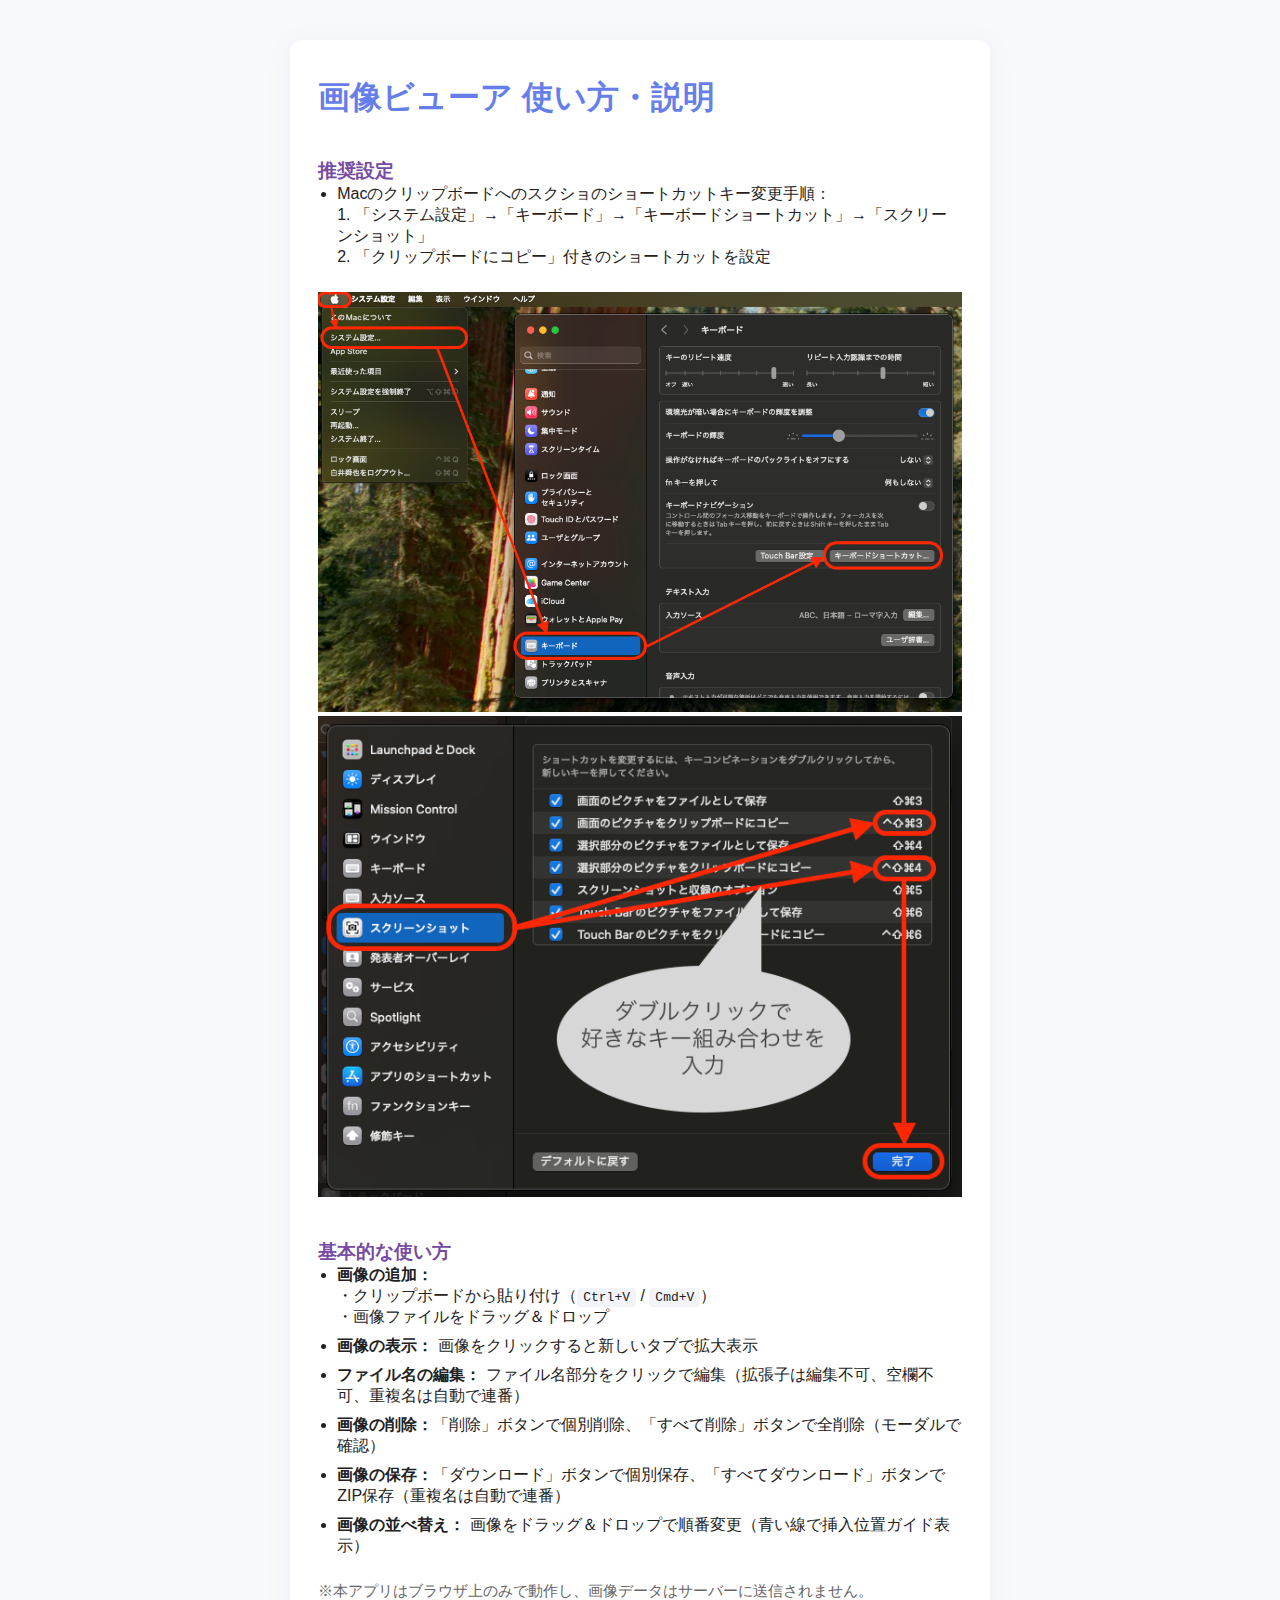
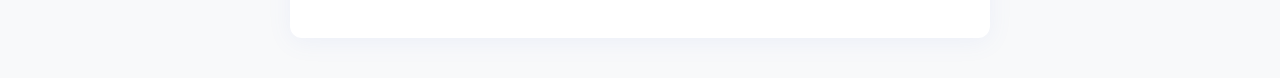
<file: usage.html>
<!DOCTYPE html>
<html lang="ja">
<head>
  <meta charset="UTF-8">
  <meta name="viewport" content="width=device-width, initial-scale=1.0">
  <title>画像ビューア 使い方・説明</title>
  <link rel="icon" type="image/svg+xml" href="assets/favicon.svg">
  <link rel="alternate icon" href="assets/favicon.svg">
  <link rel="stylesheet" href="assets/style.css">
  <style>
    body { font-family: sans-serif; background: #f8f9fa; color: #222; margin: 0; padding: 0; }
    .container { max-width: 700px; margin: 40px auto; background: #fff; border-radius: 12px; box-shadow: 0 4px 24px rgba(102,126,234,0.08); padding: 36px 28px; }
    h1 { color: #667eea; font-size: 2rem; margin-bottom: 0.5em; }
    h2 { color: #764ba2; font-size: 1.2rem; margin-top: 2em; }
    ul { margin: 0 0 1.5em 1.2em; }
    li { margin-bottom: 0.5em; }
    code { background: #f3f3fa; border-radius: 4px; padding: 2px 6px; }
    .note { color: #666; font-size: 0.95em; margin-top: 1.5em; }
  </style>
</head>
<body>
  <div class="container">
    <h1>画像ビューア 使い方・説明</h1>
    <h2>推奨設定</h2>
    <ul>
      <li>Macのクリップボードへのスクショのショートカットキー変更手順：<br>
        1. 「システム設定」→「キーボード」→「キーボードショートカット」→「スクリーンショット」<br>
        2. 「クリップボードにコピー」付きのショートカットを設定
      </li>
    </ul>
    <img src="assets/images/usage01.png" alt="使い方" style="width: 100%;">
    <img src="assets/images/usage02.png" alt="使い方" style="width: 100%;">
    <h2>基本的な使い方</h2>
    <ul>
      <li><b>画像の追加：</b><br>
        ・クリップボードから貼り付け（<code>Ctrl+V</code> / <code>Cmd+V</code>）<br>
        ・画像ファイルをドラッグ＆ドロップ
      </li>
      <li><b>画像の表示：</b> 画像をクリックすると新しいタブで拡大表示</li>
      <li><b>ファイル名の編集：</b> ファイル名部分をクリックで編集（拡張子は編集不可、空欄不可、重複名は自動で連番）</li>
      <li><b>画像の削除：</b>「削除」ボタンで個別削除、「すべて削除」ボタンで全削除（モーダルで確認）</li>
      <li><b>画像の保存：</b>「ダウンロード」ボタンで個別保存、「すべてダウンロード」ボタンでZIP保存（重複名は自動で連番）</li>
      <li><b>画像の並べ替え：</b> 画像をドラッグ＆ドロップで順番変更（青い線で挿入位置ガイド表示）</li>
    </ul>
    <div class="note">
      ※本アプリはブラウザ上のみで動作し、画像データはサーバーに送信されません。
    </div>
  </div>
</body>
</html>
</file>
<file: assets/style.css>
* {
    margin: 0;
    padding: 0;
    box-sizing: border-box;
}

body {
    font-family: -apple-system, BlinkMacSystemFont, 'Segoe UI', Roboto, Oxygen, Ubuntu, Cantarell, sans-serif;
    background: linear-gradient(135deg, #667eea 0%, #764ba2 100%);
    min-height: 100vh;
    color: #333;
}

.container {
    max-width: 1200px;
    margin: 0 auto;
    padding: 20px;
}

header {
    text-align: center;
    margin-bottom: 30px;
    color: white;
}

header h1 {
    font-size: 2.5rem;
    margin-bottom: 10px;
    font-weight: 700;
}

header p {
    font-size: 1.1rem;
    opacity: 0.9;
}

.paste-area {
    background: rgba(255, 255, 255, 0.95);
    border: 3px dashed #667eea;
    border-radius: 15px;
    padding: 40px;
    text-align: center;
    margin-bottom: 30px;
    transition: all 0.3s ease;
    backdrop-filter: blur(10px);
}

.paste-area:hover {
    border-color: #764ba2;
    background: rgba(255, 255, 255, 0.98);
    transform: translateY(-2px);
    box-shadow: 0 10px 30px rgba(0, 0, 0, 0.1);
}

.paste-area.drag-over {
    border-color: #4CAF50;
    background: rgba(76, 175, 80, 0.1);
}

.paste-hint {
    color: #666;
}

.paste-hint svg {
    margin-bottom: 15px;
    color: #667eea;
}

.paste-hint p {
    font-size: 1.2rem;
    font-weight: 500;
}

.image-gallery {
    display: flex;
    flex-direction: column;
    gap: 20px;
    margin-bottom: 30px;
}

.image-item {
    background: white;
    border-radius: 15px;
    padding: 20px;
    box-shadow: 0 5px 20px rgba(0, 0, 0, 0.1);
    transition: all 0.3s ease;
    position: relative;
}

.image-item:hover {
    transform: translateY(-3px);
    box-shadow: 0 10px 30px rgba(0, 0, 0, 0.15);
}

.image-item img {
    max-width: 100%;
    height: auto;
    border-radius: 10px;
    display: block;
    margin: 0 auto;
    transition: all 0.3s ease;
}

.image-item img:hover {
    transform: scale(1.02);
    box-shadow: 0 8px 25px rgba(0, 0, 0, 0.15);
    cursor: pointer;
}

.image-info {
    margin-top: 15px;
    display: flex;
    justify-content: space-between;
    align-items: center;
    flex-wrap: wrap;
    gap: 10px;
}

.image-details {
    flex: 1;
    min-width: 200px;
}

.image-name {
    font-weight: 600;
    color: #333;
    margin-bottom: 5px;
}

.image-size {
    font-size: 0.9rem;
    color: #666;
}

.image-actions {
    display: flex;
    gap: 10px;
    align-items: center;
}

.order-controls {
    display: flex;
    flex-direction: column;
    gap: 1px;
}

.order-btn {
    padding: 4px 6px;
    min-width: 28px;
    height: 28px;
    display: flex;
    align-items: center;
    justify-content: center;
    transition: all 0.2s ease;
    font-size: 0.8rem;
}

.order-btn:hover:not(:disabled) {
    background: #e9ecef;
    transform: translateY(-1px);
}

.order-btn:disabled {
    cursor: not-allowed;
    opacity: 0.5;
}

.order-btn svg {
    width: 12px;
    height: 12px;
}

.btn {
    padding: 8px 16px;
    border: none;
    border-radius: 8px;
    cursor: pointer;
    font-weight: 500;
    transition: all 0.3s ease;
    font-size: 0.9rem;
}

.btn-primary {
    background: #667eea;
    color: white;
}

.btn-primary:hover {
    background: #5a6fd8;
    transform: translateY(-1px);
}

.btn-secondary {
    background: #f8f9fa;
    color: #333;
    border: 1px solid #dee2e6;
}

.btn-secondary:hover {
    background: #e9ecef;
    transform: translateY(-1px);
}

.btn-danger {
    background: #dc3545;
    color: white;
}

.btn-danger:hover {
    background: #c82333;
    transform: translateY(-1px);
}

.controls {
    display: flex;
    justify-content: center;
    gap: 15px;
    flex-wrap: wrap;
}

.controls .btn {
    padding: 12px 24px;
    font-size: 1rem;
}

.empty-state {
    text-align: center;
    color: #666;
    font-style: italic;
    padding: 40px;
}

@media (max-width: 768px) {
    .container {
        padding: 15px;
    }
    
    header h1 {
        font-size: 2rem;
    }
    
    .paste-area {
        padding: 30px 20px;
    }
    
    .image-info {
        flex-direction: column;
        align-items: flex-start;
    }
    
    .image-actions {
        width: 100%;
        justify-content: flex-end;
    }
    
    .controls {
        flex-direction: column;
        align-items: center;
    }
    
    .controls .btn {
        width: 100%;
        max-width: 300px;
    }
}

.info-tooltip-wrapper {
  position: absolute;
  top: 20px;
  right: 30px;
  z-index: 100;
}

.info-icon {
  display: inline-block;
  vertical-align: middle;
  cursor: pointer;
}

.info-tooltip {
  display: none;
  position: absolute;
  top: 30px;
  right: 0;
  background: #fff;
  color: #333;
  border: 1px solid #667eea;
  border-radius: 8px;
  padding: 14px 18px;
  font-size: 0.98rem;
  box-shadow: 0 4px 16px rgba(102,126,234,0.10);
  min-width: 240px;
  white-space: pre-line;
  pointer-events: none;
}

.info-icon:hover + .info-tooltip,
.info-icon:focus + .info-tooltip {
  display: block;
}

.modal {
  position: fixed;
  z-index: 10000;
  left: 0;
  top: 0;
  width: 100vw;
  height: 100vh;
  background: rgba(0,0,0,0.35);
  display: flex;
  align-items: center;
  justify-content: center;
}
.modal-content {
  background: #fff;
  border-radius: 12px;
  padding: 32px 28px 24px 28px;
  box-shadow: 0 8px 32px rgba(0,0,0,0.18);
  min-width: 280px;
  text-align: center;
}
.modal-actions {
  margin-top: 24px;
  display: flex;
  justify-content: center;
  gap: 18px;
}

.image-item.drag-over-before {
  box-shadow: 0 -4px 0 0 #667eea inset;
}
.image-item.drag-over-after {
  box-shadow: 0 4px 0 0 #667eea inset;
}
.image-item.dragging {
  opacity: 0.5;
}
</file>
